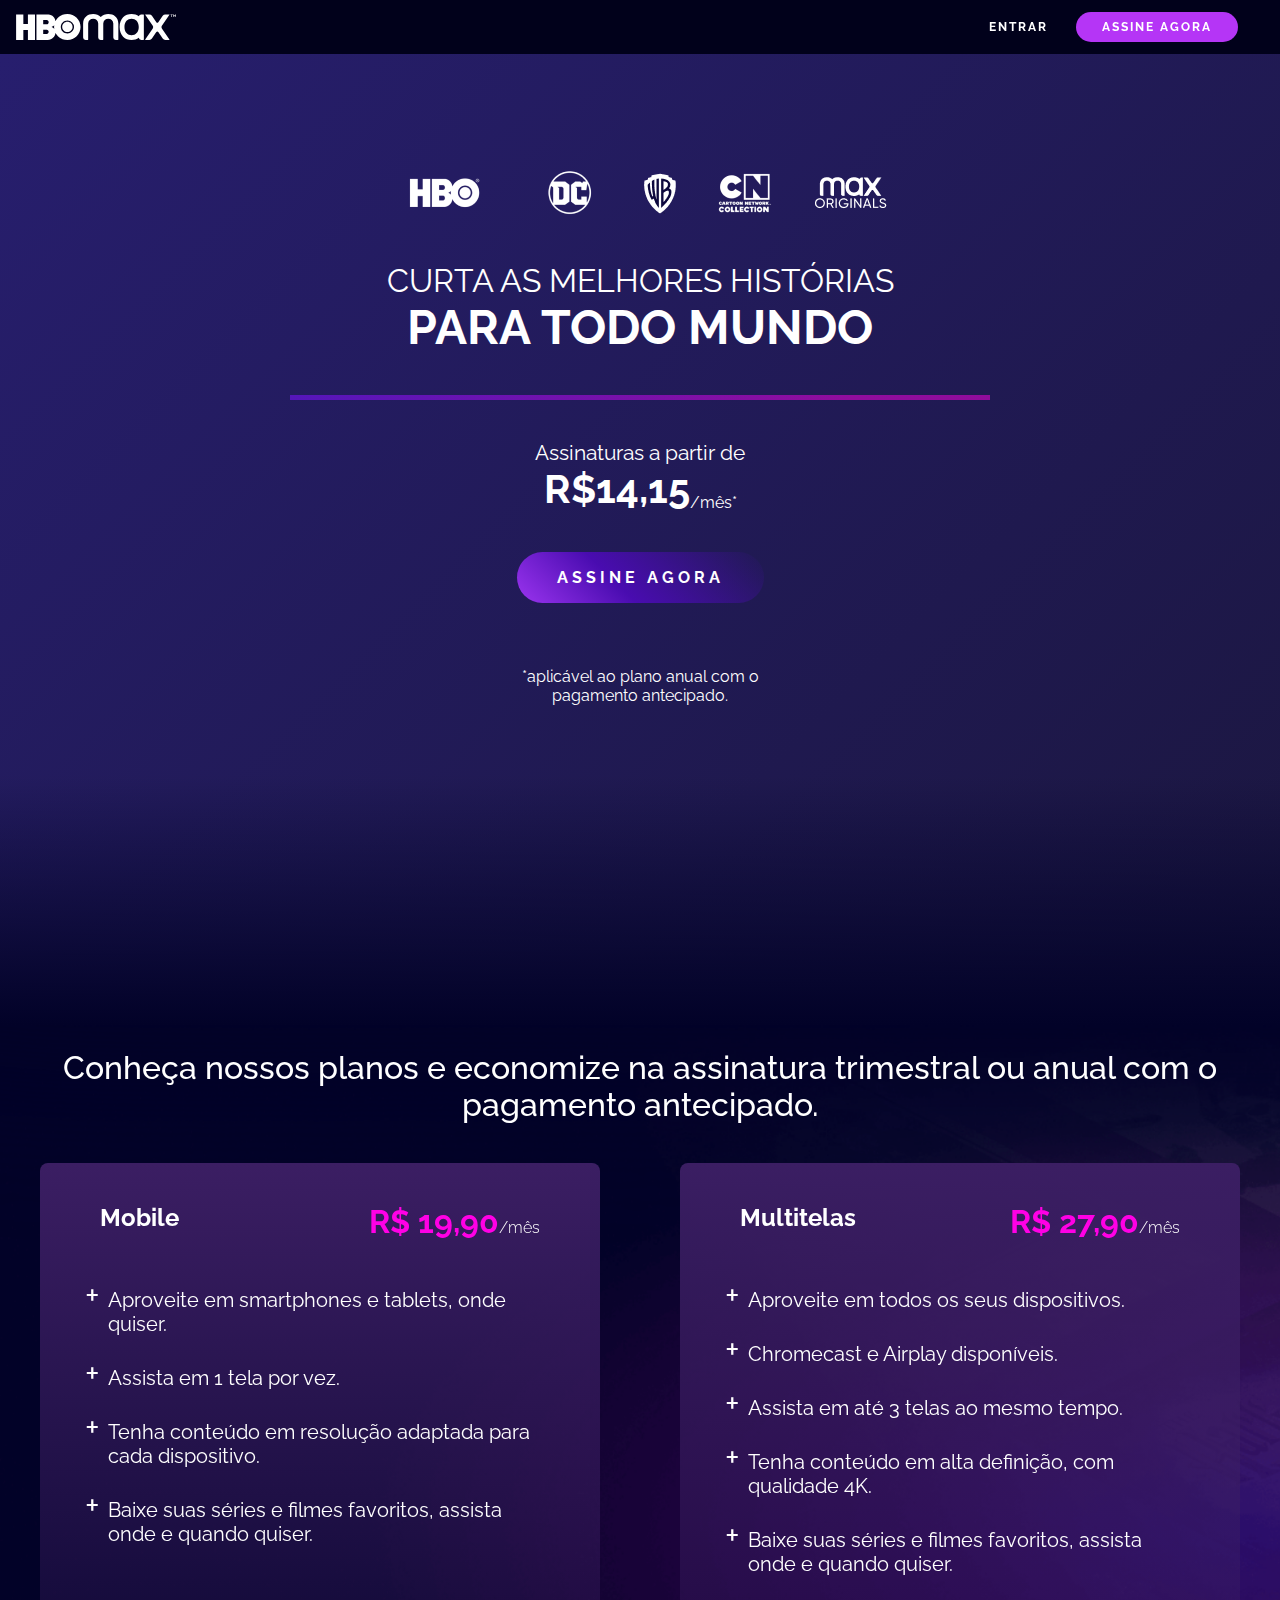
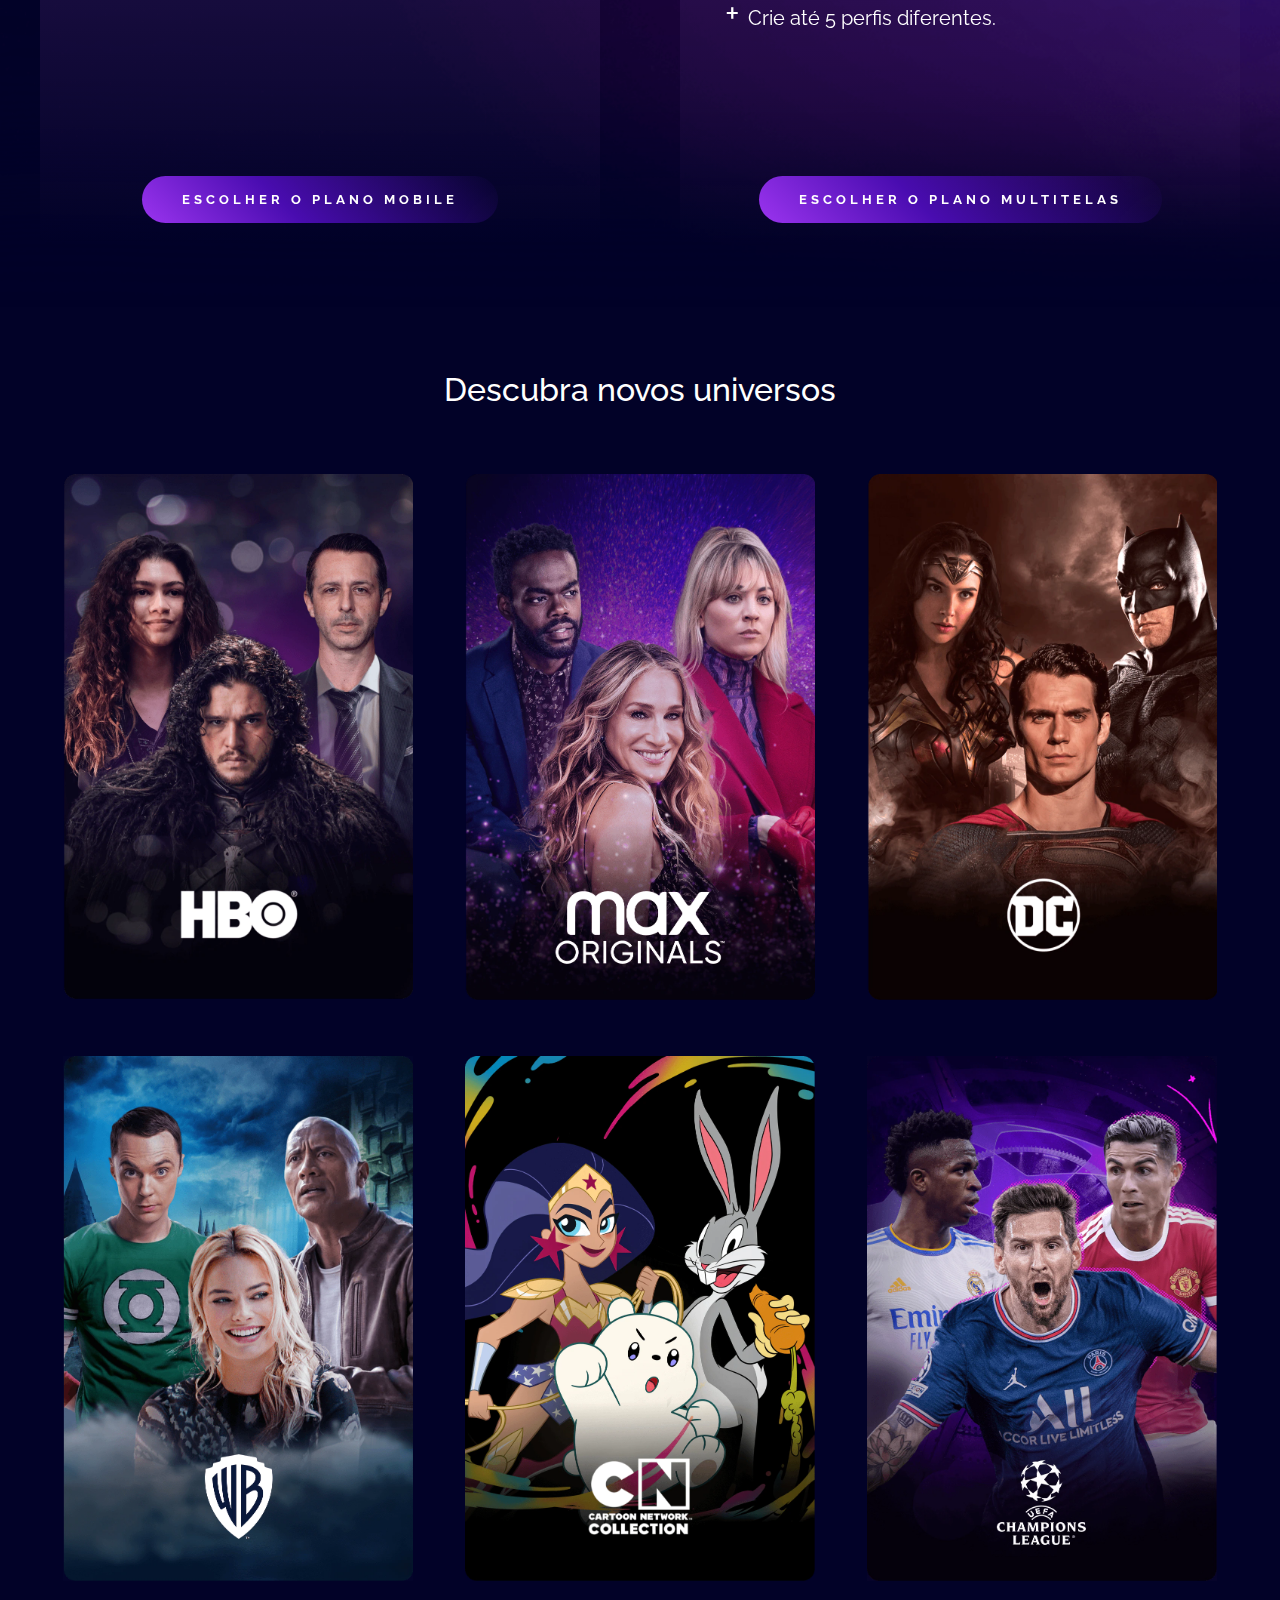
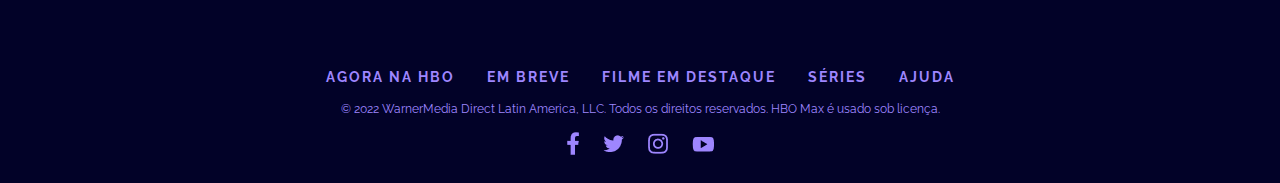
<file: clonando_hbo _max_com_animacoes/index.html>
<!DOCTYPE html>
<html lang="pt">
<head>
  <meta charset="UTF-8">
  <meta name="viewport" content="width=device-width, initial-scale=1.0">
  <link rel="stylesheet" type="text/css" href="assets/css/index.css">
  <link rel="preconnect" href="https://fonts.googleapis.com">
  <link rel="preconnect" href="https://fonts.gstatic.com" crossorigin>
  <link rel="preconnect" href="https://fonts.googleapis.com">
  <link rel="preconnect" href="https://fonts.gstatic.com" crossorigin>
  <link href="https://fonts.googleapis.com/css2?family=Quicksand:wght@700&family=Raleway:wght@100&display=swap" rel="stylesheet">
  <link href="https://fonts.googleapis.com/css2?family=Quicksand:wght@700&display=swap" rel="stylesheet">
  <title>Document</title>
</head>
<body>

<header>
  <nav class="nav-header">
    <div class="nav-header-div">
      <img src="assets/images/hbo-logo.svg" alt="" class="logo">
      <div class="nav-button-div">
        <a href="signIn.html"><button class="button-nav-entrar button-nav">ENTRAR</button></a>
        <a href=""><button class="button-nav-assine button-nav">ASSINE AGORA</button></a>
    </div>
    </div>   
  </nav>
</header>

<main>
  <section class="main-assine">
    <div class="main-assine-img">
      <img src="assets/images/hbo.png" alt="htb logo" class="main-assine-img-logos">
      <img src="assets/images/dc.png" alt="dc logo" class="main-assine-img-logos">
      <img src="assets/images/wb.png" alt="warner bros logo" class="main-assine-img-logos">
      <img src="assets/images/cartoon-network_neutral.png" alt="cartoon network logo" class="main-assine-img-logos">
      <img src="assets/images/max_originals.png" alt="max original logo" class="main-assine-img-logos">
    </div>
    <div class="main-assine-titulos">
      <h2>CURTA AS MELHORES HISTÓRIAS</h2>
      <h1>PARA TODO MUNDO</h1>
    </div>
    <hr>
    <div class="main-assine-preco">
      <h3>Assinaturas a partir de</h3>
      <div class="main-assine-preco-p2">
        <h2>R$14,15 </h2>
        <p>/mês*</p>
      </div>
    </div>
    <div class="correcao-errro"><button class="main-assine-button">ASSINE AGORA</button></div>
    
    <p class="main-assine-text">*aplicável ao plano anual com o pagamento antecipado.</p>
  </section>



  <section class="main-plano">
    <div class="plano-div">
      <h2 class="main-plano-cads-title">Conheça nossos planos e economize na assinatura trimestral ou anual com o pagamento antecipado.</h2>
      <div class="main-plano-cads">

          <div class="main-plano-cads-tile">
            <div class="main-plano-cads-data">
                <div class="plano-cads-preco">
                  <h3>Mobile</h3>
                  <div class="cards-preco">
                      <h4>R$ 19,90 </h4>
                      <p>/mês</p>
                    </div>
                  </div>  
                      <ul>
                        <li>Aproveite em smartphones e tablets, onde quiser.</li>
                        <li>Assista em 1 tela por vez.</li>
                        <li>Tenha conteúdo em resolução adaptada para cada dispositivo.</li>
                        <li>Baixe suas séries e filmes favoritos, assista onde e quando quiser.</li>
                      </ul>
              </div>
              <button class="cads-title-button">ESCOLHER O PLANO MOBILE</button>
          </div>

          <div class="main-plano-cads-tile">
            <div class="main-plano-cads-data">
                <div class="plano-cads-preco">
                  <h3>Multitelas</h3>
                  <div class="cards-preco">
                      <h4>R$ 27,90 </h4>
                      <p>/mês</p>
                    </div>
                  </div>  
                      <ul>
                        <li>Aproveite em todos os seus dispositivos.</li>
                        <li>Chromecast e Airplay disponíveis.</li>
                        <li>Assista em até 3 telas ao mesmo tempo.</li>
                        <li>Tenha conteúdo em alta definição, com qualidade 4K.</li>
                        <li>Baixe suas séries e filmes favoritos, assista onde e quando quiser.</li>
                        <li>Crie até 5 perfis diferentes.</li>
                      </ul>
              </div>
              <button class="cads-title-button">ESCOLHER O PLANO MULTITELAS</button>
          </div>

       </div>  
    </div>
  </section>

  <section class="main-content">
    <div class="main-content-series">
      <h2 class="main-plano-series-title">Descubra novos universos</h2>
      <div class="main-content-series-img">
        <div class="main-content-img-div"><img src="./assets/images/hbo-default_0.webp" alt="" class="main-content-img"></div>
        <div class="main-content-img-div"><img src="./assets/images/MAX-Default.webp" alt="" class="main-content-img"></div>
        <div class="main-content-img-div"><img src="./assets/images/DC_Default.webp" alt="" class="main-content-img"></div>
        <div class="main-content-img-div"><img src="./assets/images/WB-Default.webp" alt="" class="main-content-img"></div>
        <div class="main-content-img-div"><img src="./assets/images/CN-Default.webp" alt="" class="main-content-img"></div>
        <div class="main-content-img-div"><img src="./assets/images/UCL-Default.webp" alt="" class="main-content-img"></div>
      </div>
    </div>
  </section>
</main>

<footer>
  <div class="footer-buttons">
    <a href="https://www.hbomax.com/br/pt/sitemap"><button class="footer-buttons-end">AGORA NA HBO</button></a>
    <a href="https://www.hbomax.com/br/pt/coming-soon"><button class="footer-buttons-end">EM BREVE</button></a>
    <a href="https://www.hbomax.com/br/pt/feature"><button class="footer-buttons-end">FILME EM DESTAQUE</button></a>
    <a href="https://www.hbomax.com/br/pt/series"><button class="footer-buttons-end">SÉRIES</button></a>
    <a href="https://help.hbomax.com/br"><button class="footer-buttons-end">AJUDA</button></a>
  </div>
  <p>© 2022 WarnerMedia Direct Latin America, LLC. Todos os direitos reservados. HBO Max é usado sob licença.</p>
  <div class="footer-icons">
    <a href="https://www.facebook.com/HBOMaxBr/"><img src="./assets/images/fb_0.png" alt=""></a>
    <a href="https://twitter.com/HBOMaxBR"><img src="./assets/images/twitter_0.png" alt=""></a>
    <a href="https://www.instagram.com/hbomaxbr/"><img src="./assets/images/instagram_0.png" alt=""></a>
    <a href="https://www.youtube.com/c/hbomaxbr"><img src="./assets/images/youtube_0.png" alt=""></a>
  </div>
</footer>
  
</body>
</html>
</file>
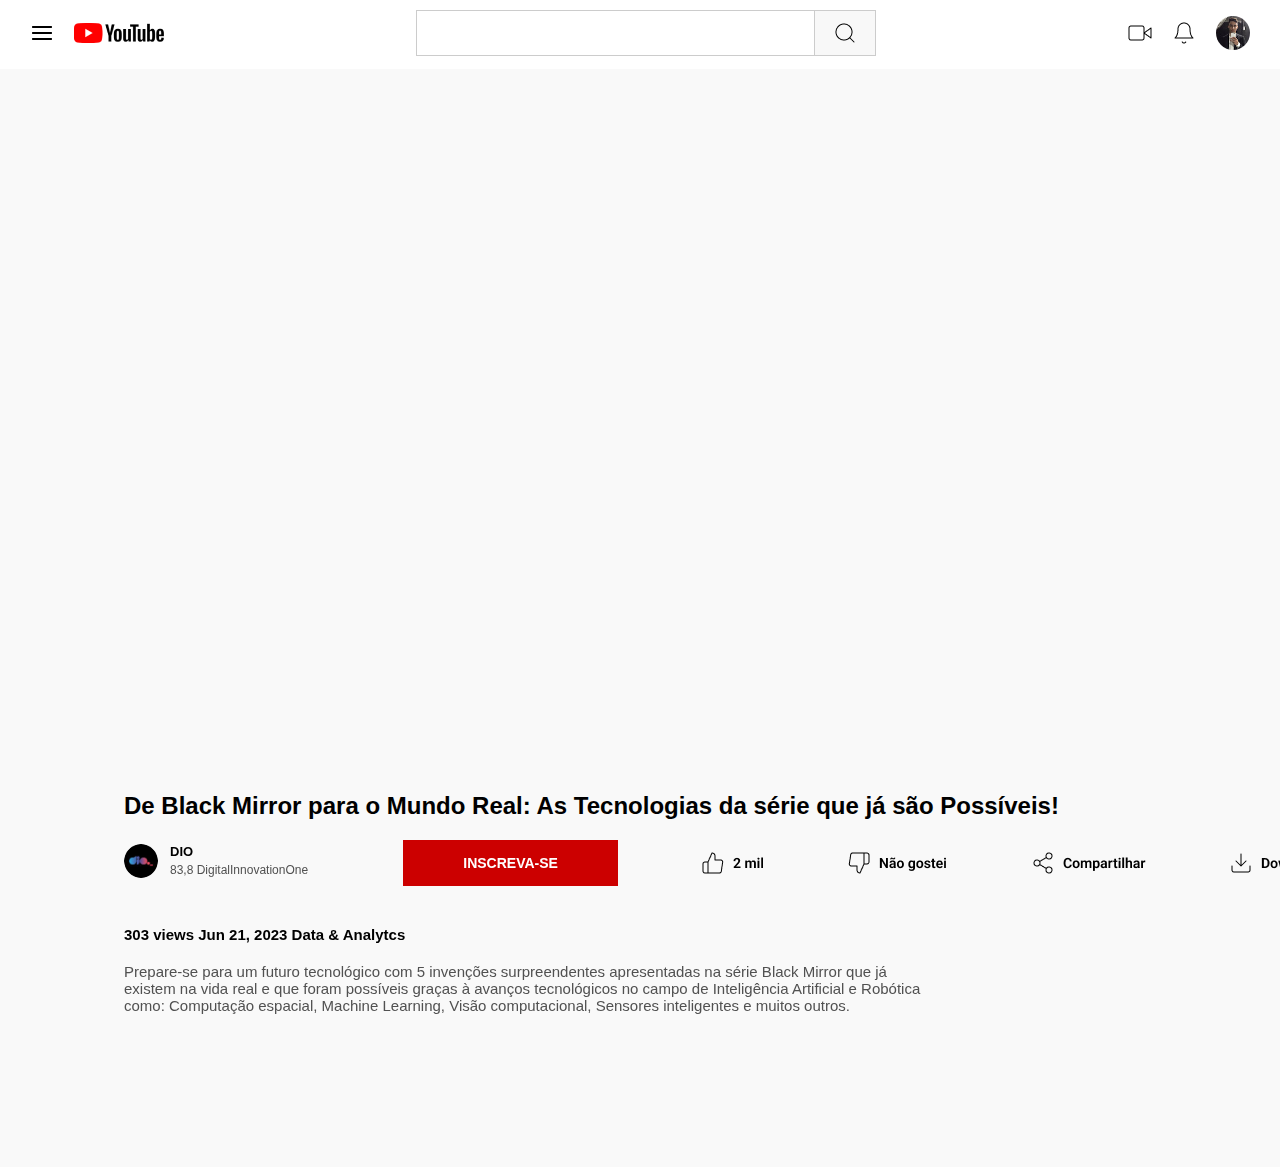
<file: clonando_pagina_youtube/index.html>
<!DOCTYPE html>
<html lang="pt">
<head>
    <meta charset="UTF-8">
    <meta http-equiv="X-UA-Compatible" content="IE=edge">
    <meta name="viewport" content="width=device-width, initial-scale=1.0">
    <link rel="stylesheet" href="style.css">
    <link rel="preconnect" href="https://fonts.googleapis.com">
    <link rel="preconnect" href="https://fonts.gstatic.com" crossorigin>
    <link href="https://fonts.googleapis.com/css2?family=Raleway:ital,wght@0,100;0,200;0,300;0,400;0,500;0,600;0,700;0,800;0,900;1,100;1,200;1,300;1,400;1,500;1,700;1,800;1,900&display=swap" rel="stylesheet">
    <title>Document</title>      
</head>
<body>
    
        <nav>
            <div class="p1">
                <button><img class="menu" src="./assets/menu.png" alt="menu"></button>
                <button><img class="logo" src="./assets/youtube 1.png" alt="logo do site"></button>
            </div>
            <div class="p2">
                <form action=""> 
                        <input type="text">
                        <button type="submit" id="searchbar"><img class="search" src="./assets/search.png" alt="buscar"></button>                   
                </form>
            </div>
            <div class="p3">
                <button><img class="video" src="./assets/video.png" alt="painel do criador"></button>
                <button><img class="bell" src="./assets/bell.png" alt="notificações"></button>
                <button><img class="login" src="./assets/imglogin.jpg" alt="image de usuário"></button>
            </div>
        </nav>  
    
        
    

    <div id="conteudo">
        <section class="conteudo-principal">
            <iframe id="iframe-video" width="1200" height="675" src="https://www.youtube.com/embed/yrZUSMR8m9Y" title="YouTube video player" frameborder="0" allow="accelerometer; autoplay; clipboard-write; encrypted-media; gyroscope; picture-in-picture; web-share" allowfullscreen></iframe>
            <h2>De Black Mirror para o Mundo Real: As Tecnologias da série que já são Possíveis!</h2>
            <div id="interacao">
                <div class="canal_perfil">
                    <button><img class="img_canal" src="./assets/canal.png" alt="image de usuário"></button>
                    <div id="canal_dados">
                        <h5>DIO</h5>
                        <p>83,8 DigitalInnovationOne</p>
                    </div>  
                </div>
                <button id="inscrever">inscreva-se</button>
                <img src="./assets/Like.png" alt="">
                <img src="./assets/Deslike.png" alt="">
                <img src="./assets/Share.png" alt="">
                <img src="./assets/Download.png" alt="">
            </div>
            <h4 class="video_dados">303 views  Jun 21, 2023  Data & Analytcs</h5>
            <div class="descricao">Prepare-se para um futuro tecnológico com 5 invenções surpreendentes apresentadas na série Black Mirror que já existem na vida real e que foram possíveis graças à avanços tecnológicos no campo de Inteligência Artificial e Robótica como: Computação espacial, Machine Learning, Visão computacional, Sensores inteligentes e muitos outros.</div>
        </section>

        <section class="conteudo-lateral">
            <div class="side_recomendação">
                <img src="./assets/thumb1.png" alt="">
                <div class="thumb_dados">
                    <h5 class="dados_titulo">Geração Tech Unimed - BH - Ciência de Dados</h5>
                    <p class="dados_canal">DigitalInnovationOne</p>
                    <p>2,1 mil visualizações Transmitido há 2 dias</p>
                </div>
            </div>
            <div class="side_recomendação">
                <img src="./assets/thumb2.png" alt="">
                <div class="thumb_dados">
                    <h5 class="dados_titulo">Scrum Talks</h5>
                    <p class="dados_canal">DigitalInnovationOne</p>
                    <p>1,6 mil visualizações Transmitido há 3 dias</p>
                </div>
            </div>
            <div class="side_recomendação">
                <img src="./assets/thumb3.png" alt="">
                <div class="thumb_dados">
                    <h5 class="dados_titulo">Machine Learning Avançado - Fast Track</h5>
                    <p class="dados_canal">DigitalInnovationOne</p>
                    <p>1,7 mil visualizações Transmitido há 4 dias</p>
                </div>
            </div>
            <div class="side_recomendação">
                <img src="./assets/thumb4.png" alt="">
                <div class="thumb_dados">
                    <h5 class="dados_titulo">Global Skills #2 - Project Planning</h5>
                    <p class="dados_canal">DigitalInnovationOne</p>
                    <p>971 visualizações Transmitido há 5 dias</p>
                </div>
            </div>
            <div class="side_recomendação">
                <img src="./assets/thumb1.png" alt="">
                <div class="thumb_dados">
                    <h5 class="dados_titulo">Geração Tech Unimed - BH - Ciência de Dados</h5>
                    <p class="dados_canal">DigitalInnovationOne</p>
                    <p>2,1 mil visualizações Transmitido há 2 dias</p>
                </div>
            </div>
            <div class="side_recomendação">
                <img src="./assets/thumb2.png" alt="">
                <div class="thumb_dados">
                    <h5 class="dados_titulo">Scrum Talks</h5>
                    <p class="dados_canal">DigitalInnovationOne</p>
                    <p>1,6 mil visualizações Transmitido há 3 dias</p>
                </div>
            </div>
            <div class="side_recomendação">
                <img src="./assets/thumb3.png" alt="">
                <div class="thumb_dados">
                    <h5 class="dados_titulo">Machine Learning Avançado - Fast Track</h5>
                    <p class="dados_canal">DigitalInnovationOne</p>
                    <p>1,7 mil visualizações Transmitido há 4 dias</p>
                </div>
            </div>
            <div class="side_recomendação">
                <img src="./assets/thumb4.png" alt="">
                <div class="thumb_dados">
                    <h5 class="dados_titulo">Global Skills #2 - Project Planning</h5>
                    <p class="dados_canal">DigitalInnovationOne</p>
                    <p>971 visualizações Transmitido há 5 dias</p>
                </div>
            </div>
            <div class="side_recomendação">
                <img src="./assets/thumb1.png" alt="">
                <div class="thumb_dados">
                    <h5 class="dados_titulo">Geração Tech Unimed - BH - Ciência de Dados</h5>
                    <p class="dados_canal">DigitalInnovationOne</p>
                    <p>2,1 mil visualizações Transmitido há 2 dias</p>
                </div>
            </div>
            <div class="side_recomendação">
                <img src="./assets/thumb2.png" alt="">
                <div class="thumb_dados">
                    <h5 class="dados_titulo">Scrum Talks</h5>
                    <p class="dados_canal">DigitalInnovationOne</p>
                    <p>1,6 mil visualizações Transmitido há 3 dias</p>
                </div>
            </div>
        </section>
    </div>


</body>
</html>
</file>
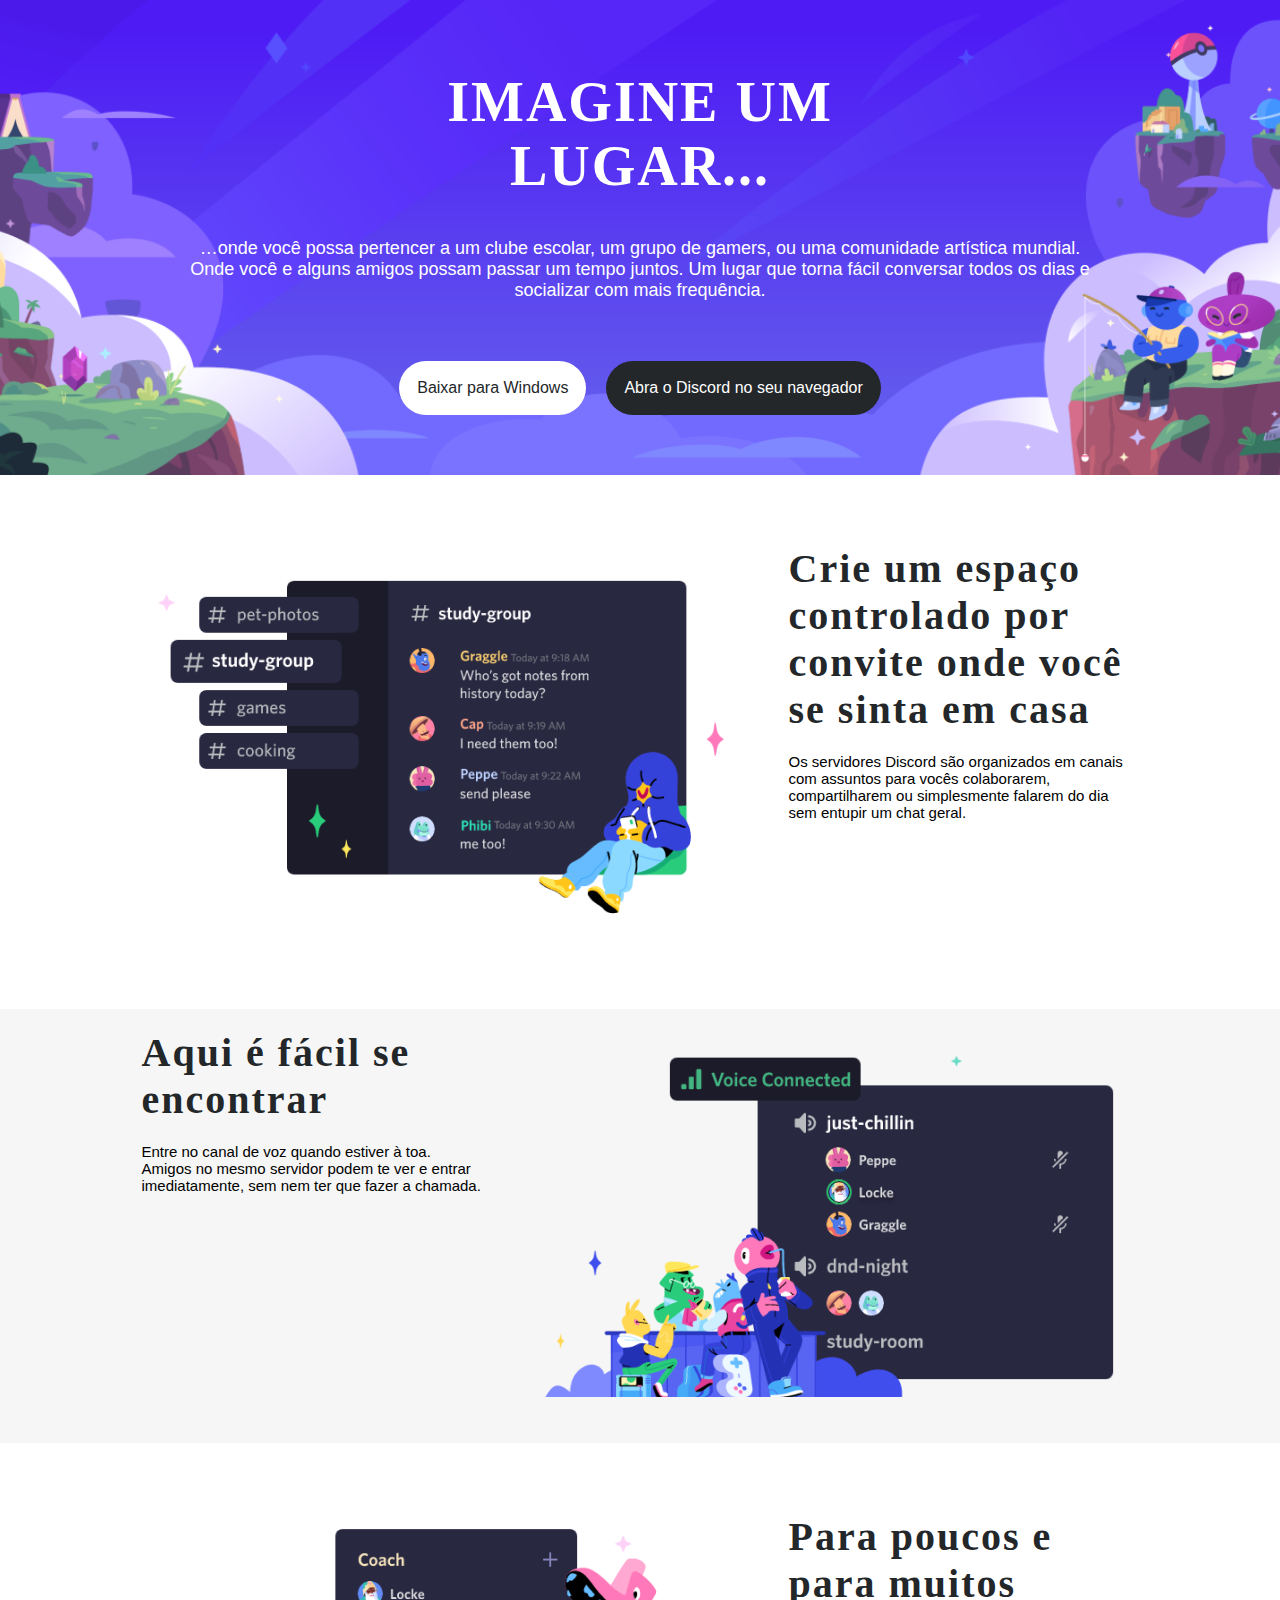
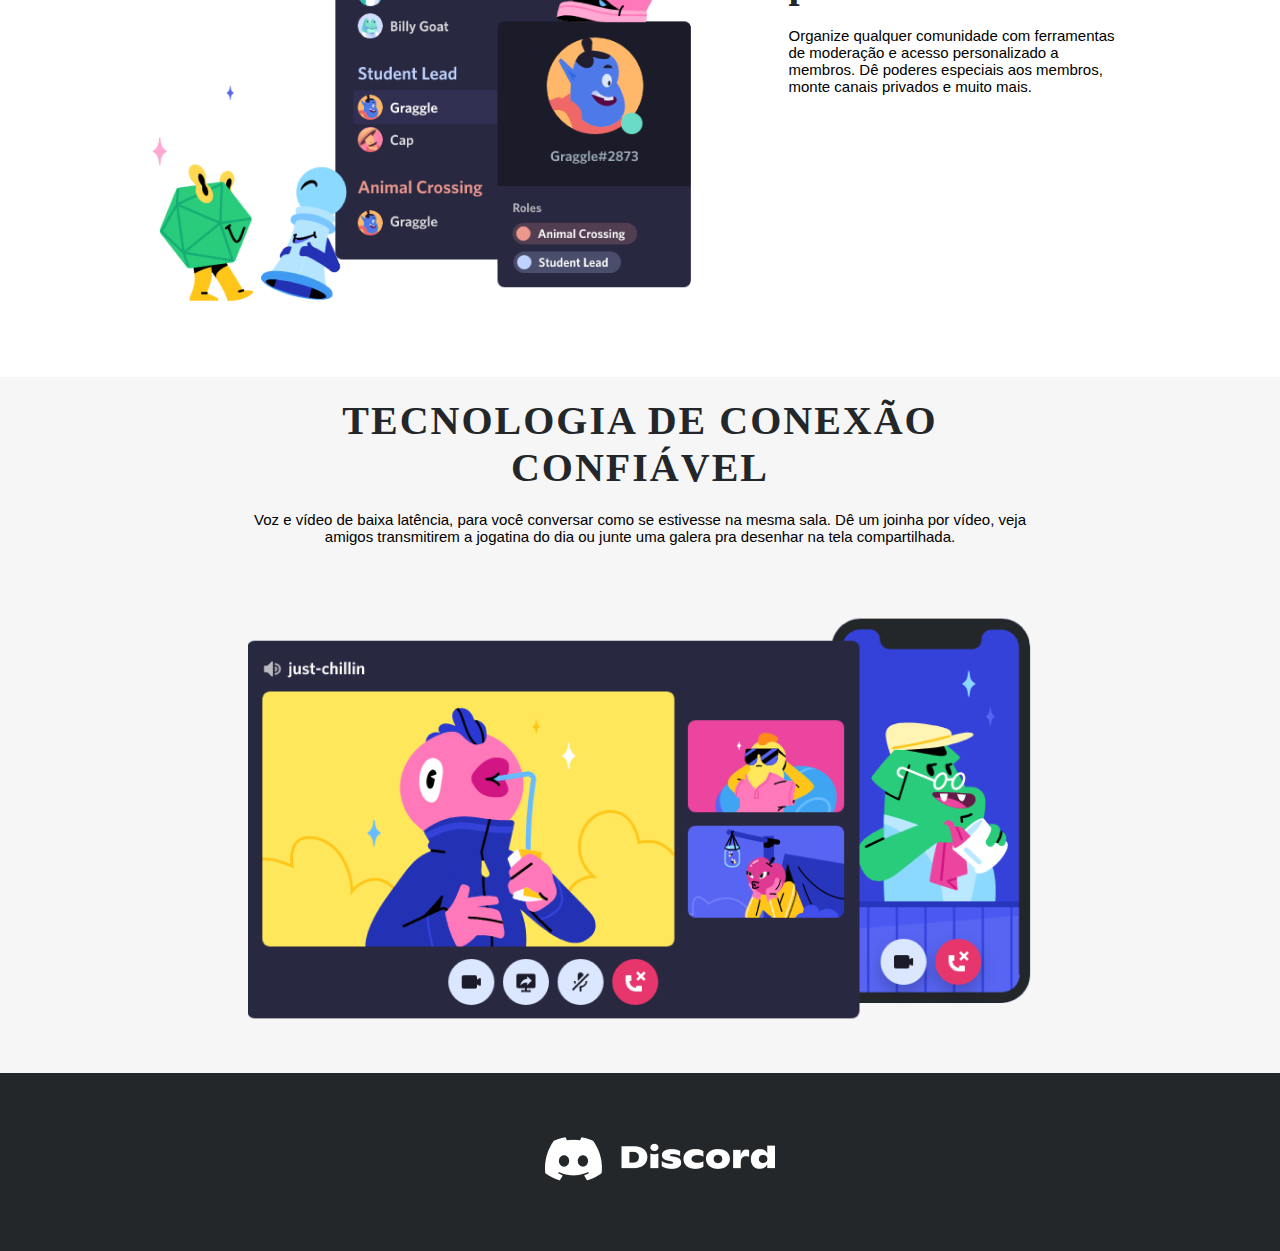
<file: layout_responsivo_discord/index.html>
<!DOCTYPE html>
<html lang="pt">
<head>
    <meta charset="UTF-8">
    <meta name="viewport" content="width=device-width, initial-scale=1.0">
    <link rel="stylesheet" href="style.css">
    <title>Document</title>
</head>
<body>
    <header>
        <h1>IMAGINE UM LUGAR...</h1>
        <p>…onde você possa pertencer a um clube escolar, um grupo de gamers, ou uma comunidade artística mundial. Onde você e alguns amigos possam passar um tempo juntos. Um lugar que torna fácil conversar todos os dias e socializar com mais frequência.</p>
        <div class="header-button">
            <button class="download">Baixar para Windows</button>
            <button class="navegator">Abra o Discord no seu navegador</button>
        </div>
    </header>
    <main>
        <section class="background-white">
            <img src="./assets/images/section-image-1.png" alt="">
            <div class="background-text">
                <h2 class="section-title">Crie um espaço controlado por convite onde você se sinta em casa</h2>
                <p class="section-text">Os servidores Discord são organizados em canais com assuntos para vocês colaborarem, compartilharem ou simplesmente falarem do dia sem entupir um chat geral.</p>
            </div>
        </section>
        <section class="background-gray">
            <img src="./assets/images/section-image-2.png" alt="">
            <div class="background-text">
                <h2 class="section-title">Aqui é fácil se encontrar</h2>
                <p class="section-text">Entre no canal de voz quando estiver à toa. Amigos no mesmo servidor podem te ver e entrar imediatamente, sem nem ter que fazer a chamada.</p>
            </div>
        </section>
        <section class="background-white">
            <img src="./assets/images/section-image-3.png" alt="">
            <div class="background-text">
                <h2 class="section-title">Para poucos e para muitos</h2>
                <p class="section-text">Organize qualquer comunidade com ferramentas de moderação e acesso personalizado a membros. Dê poderes especiais aos membros, monte canais privados e muito mais.</p>
            </div>
        </section>
        <section class="background-gray-d">
            <div class="background-text">
                <h2 class="section-title">TECNOLOGIA DE CONEXÃO CONFIÁVEL</h2>
                <p class="section-text">Voz e vídeo de baixa latência, para você conversar como se estivesse na mesma sala. Dê um joinha por vídeo, veja amigos transmitirem a jogatina do dia ou junte uma galera pra desenhar na tela compartilhada.</p>
            </div>
            <img src="./assets/images/section-image-4.png" alt="">
        </section>

        <footer>
            <img src="./assets/images/discord.png" alt="">
        </footer>
    </main>
</body>
</html>
</file>
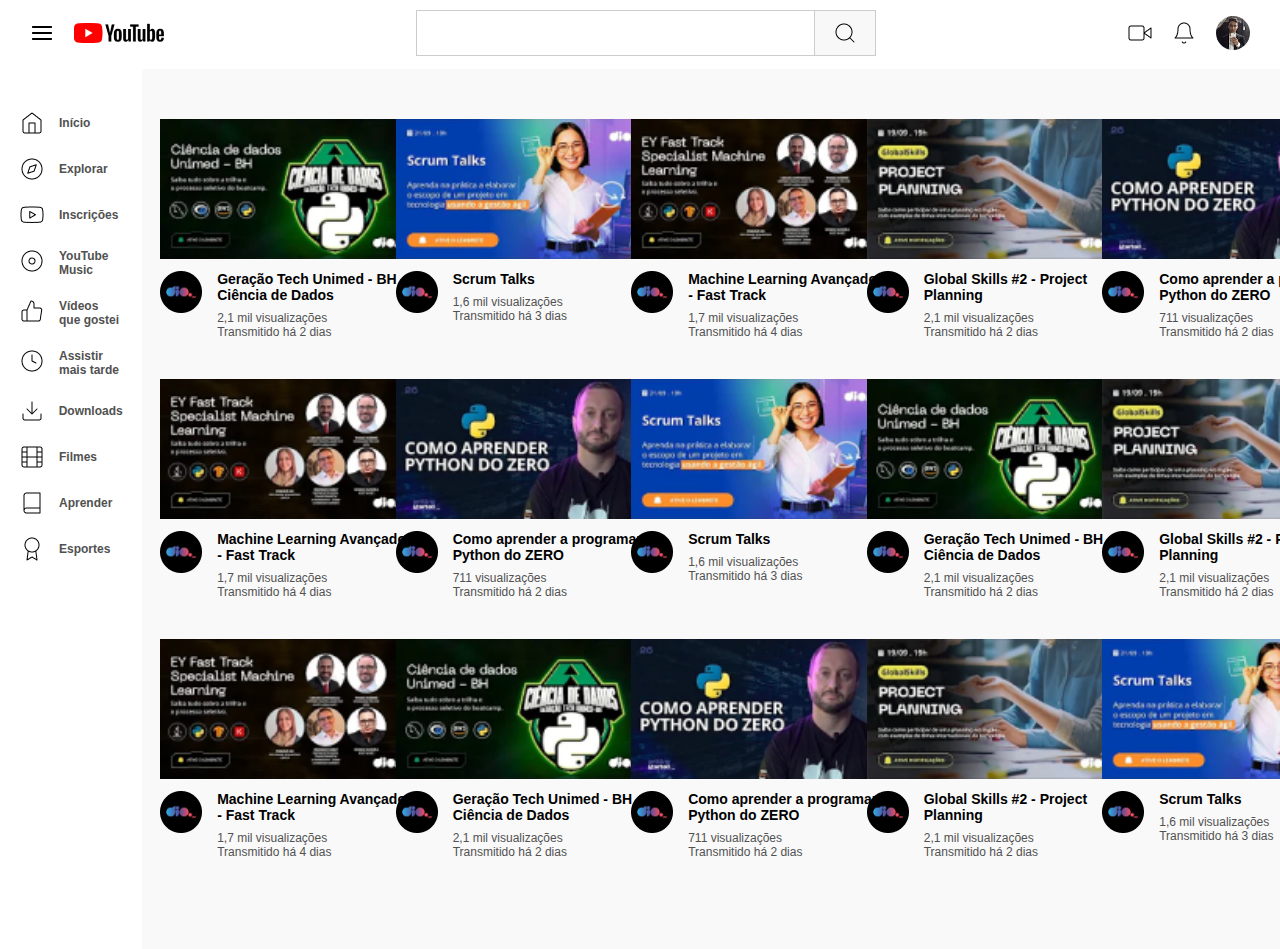
<file: reprodozindo_pagina_inicial_do_youtube/index.html>
<!DOCTYPE html>
<html lang="pt">
<head>
    <meta charset="UTF-8">
    <meta http-equiv="X-UA-Compatible" content="IE=edge">
    <meta name="viewport" content="width=device-width, initial-scale=1.0">
    <link rel="stylesheet" href="style.css">
    <link rel="preconnect" href="https://fonts.googleapis.com">
    <link rel="preconnect" href="https://fonts.gstatic.com" crossorigin>
    <link href="https://fonts.googleapis.com/css2?family=Raleway:ital,wght@0,100;0,200;0,300;0,400;0,500;0,600;0,700;0,800;0,900;1,100;1,200;1,300;1,400;1,500;1,700;1,800;1,900&display=swap" rel="stylesheet">
    <title>Document</title>      
</head>
<body>
    
        <nav>
            <div class="p1">
                <button><img class="menu" src="./assets/icons/menu.png" alt="menu"></button>
                <button><img class="logo" src="./assets/images/youtube 1.png" alt="logo do site"></button>
            </div>
            <div class="p2">
                <form action=""> 
                        <input type="text">
                        <button type="submit" id="searchbar"><img class="search" src="./assets/icons/search.png" alt="buscar"></button>                   
                </form>
            </div>
            <div class="p3">
                <button><img class="video" src="./assets/icons/video.png" alt="painel do criador"></button>
                <button><img class="bell" src="./assets/icons/bell.png" alt="notificações"></button>
                <button><img class="login" src="./assets/images/imglogin.jpg" alt="image de usuário"></button>
            </div>
        </nav>  
    
        <div class="container">
            <div class="side_bar">
                <div class="icon_side_bar">
                    <img class="icon" src="./assets/icons/home.png" alt="">
                    <p class="text_side_bar">Início</p>
                </div>
                <div class="icon_side_bar">
                    <img class="icon" src="./assets/icons/compass.png" alt="">
                    <p class="text_side_bar">Explorar</p>
                </div>
                <div class="icon_side_bar">
                    <img class="icon" src="./assets/icons/youtube.png" alt="">
                    <p class="text_side_bar">Inscrições</p>
                </div>
                <div class="icon_side_bar">
                    <img class="icon" src="./assets/icons/disc.png" alt="">
                    <p class="text_side_bar">YouTube Music</p>
                </div>
                <div class="icon_side_bar">
                    <img class="icon" src="./assets/icons/thumbs-up.png" alt="">
                    <p class="text_side_bar">Vídeos que gostei</p>
                </div>
                <div class="icon_side_bar">
                    <img class="icon" src="./assets/icons/clock.png" alt="">
                    <p class="text_side_bar">Assistir mais tarde</p>
                </div>
                <div class="icon_side_bar">
                    <img class="icon" src="./assets/icons/download.png" alt="">
                    <p class="text_side_bar">Downloads</p>
                </div>
                <div class="icon_side_bar">
                    <img class="icon" src="./assets/icons/film.png" alt="">
                    <p class="text_side_bar">Filmes</p>
                </div>
                <div class="icon_side_bar">
                    <img class="icon" src="./assets/icons/book.png" alt="">
                    <p class="text_side_bar">Aprender</p>
                </div>
                <div class="icon_side_bar">
                    <img class="icon" src="./assets/icons/award.png" alt="">
                    <p class="text_side_bar">Esportes</p>
                </div>
            </div>
            <div class="content">
                <div class="unit_video">
                    <img class="img_video" src="./assets/images/thumb1.png" alt="">
                    <div class="descricao">
                        <img class="canal_logo" src="./assets/images/canal.png" alt="">
                        <div class="descricao_text">
                          <h5 class="title_video">Geração Tech Unimed - BH - Ciência de Dados</h5>
                          <p class="descricao_video">2,1 mil visualizações Transmitido há 2 dias</p>  
                        </div>                        
                    </div>
                </div>
                <div class="unit_video">
                    <img class="img_video" src="./assets/images/thumb2.png" alt="">
                    <div class="descricao">
                        <img class="canal_logo" src="./assets/images/canal.png" alt="">
                        <div class="descricao_text">
                          <h5 class="title_video">Scrum Talks</h5>
                          <p class="descricao_video">1,6 mil visualizações Transmitido há 3 dias</p>  
                        </div>                        
                    </div>
                </div>
                <div class="unit_video">
                    <img class="img_video" src="./assets/images/thumb3.png" alt="">
                    <div class="descricao">
                        <img class="canal_logo" src="./assets/images/canal.png" alt="">
                        <div class="descricao_text">
                          <h5 class="title_video">Machine Learning Avançado - Fast Track</h5>
                          <p class="descricao_video">1,7 mil visualizações Transmitido há 4 dias</p>  
                        </div>                        
                    </div>
                </div>
                <div class="unit_video">
                    <img class="img_video" src="./assets/images/thumb4.png" alt="">
                    <div class="descricao">
                        <img class="canal_logo" src="./assets/images/canal.png" alt="">
                        <div class="descricao_text">
                          <h5 class="title_video">Global Skills #2 - Project Planning</h5>
                          <p class="descricao_video">2,1 mil visualizações Transmitido há 2 dias</p>  
                        </div>                        
                    </div>
                </div>
                <div class="unit_video">
                    <img class="img_video" src="./assets/images/thumb5.png" alt="">
                    <div class="descricao">
                        <img class="canal_logo" src="./assets/images/canal.png" alt="">
                        <div class="descricao_text">
                          <h5 class="title_video">Como aprender a programar Python do ZERO</h5>
                          <p class="descricao_video">711 visualizações Transmitido há 2 dias</p>
                        </div>                        
                    </div>
                </div>
                <div class="unit_video">
                    <img class="img_video" src="./assets/images/thumb3.png" alt="">
                    <div class="descricao">
                        <img class="canal_logo" src="./assets/images/canal.png" alt="">
                        <div class="descricao_text">
                            <h5 class="title_video">Machine Learning Avançado - Fast Track</h5>
                            <p class="descricao_video">1,7 mil visualizações Transmitido há 4 dias</p> 
                        </div>                        
                    </div>
                </div>
                <div class="unit_video">
                    <img class="img_video" src="./assets/images/thumb5.png" alt="">
                    <div class="descricao">
                        <img class="canal_logo" src="./assets/images/canal.png" alt="">
                        <div class="descricao_text">
                            <h5 class="title_video">Como aprender a programar Python do ZERO</h5>
                            <p class="descricao_video">711 visualizações Transmitido há 2 dias</p> 
                        </div>                        
                    </div>
                </div>
                <div class="unit_video">
                    <img class="img_video" src="./assets/images/thumb2.png" alt="">
                    <div class="descricao">
                        <img class="canal_logo" src="./assets/images/canal.png" alt="">
                        <div class="descricao_text">
                            <h5 class="title_video">Scrum Talks</h5>
                            <p class="descricao_video">1,6 mil visualizações Transmitido há 3 dias</p>  
                        </div>                        
                    </div>
                </div>
                <div class="unit_video">
                    <img class="img_video" src="./assets/images/thumb1.png" alt="">
                    <div class="descricao">
                        <img class="canal_logo" src="./assets/images/canal.png" alt="">
                        <div class="descricao_text">
                          <h5 class="title_video">Geração Tech Unimed - BH - Ciência de Dados</h5>
                          <p class="descricao_video">2,1 mil visualizações Transmitido há 2 dias</p>  
                        </div>                        
                    </div>
                </div>
                <div class="unit_video">
                    <img class="img_video" src="./assets/images/thumb4.png" alt="">
                    <div class="descricao">
                        <img class="canal_logo" src="./assets/images/canal.png" alt="">
                        <div class="descricao_text">
                            <h5 class="title_video">Global Skills #2 - Project Planning</h5>
                            <p class="descricao_video">2,1 mil visualizações Transmitido há 2 dias</p>  
                        </div>                        
                    </div>
                </div>
                <div class="unit_video">
                    <img class="img_video" src="./assets/images/thumb3.png" alt="">
                    <div class="descricao">
                        <img class="canal_logo" src="./assets/images/canal.png" alt="">
                        <div class="descricao_text">
                            <h5 class="title_video">Machine Learning Avançado - Fast Track</h5>
                            <p class="descricao_video">1,7 mil visualizações Transmitido há 4 dias</p>  
                        </div>                        
                    </div>
                </div>
                <div class="unit_video">
                    <img class="img_video" src="./assets/images/thumb1.png" alt="">
                    <div class="descricao">
                        <img class="canal_logo" src="./assets/images/canal.png" alt="">
                        <div class="descricao_text">
                          <h5 class="title_video">Geração Tech Unimed - BH - Ciência de Dados</h5>
                          <p class="descricao_video">2,1 mil visualizações Transmitido há 2 dias</p>  
                        </div>                        
                    </div>
                </div>
                <div class="unit_video">
                    <img class="img_video" src="./assets/images/thumb5.png" alt="">
                    <div class="descricao">
                        <img class="canal_logo" src="./assets/images/canal.png" alt="">
                        <div class="descricao_text">
                            <h5 class="title_video">Como aprender a programar Python do ZERO</h5>
                            <p class="descricao_video">711 visualizações Transmitido há 2 dias</p>  
                        </div>                        
                    </div>
                </div>
                <div class="unit_video">
                    <img class="img_video" src="./assets/images/thumb4.png" alt="">
                    <div class="descricao">
                        <img class="canal_logo" src="./assets/images/canal.png" alt="">
                        <div class="descricao_text">
                            <h5 class="title_video">Global Skills #2 - Project Planning</h5>
                            <p class="descricao_video">2,1 mil visualizações Transmitido há 2 dias</p>  
                        </div>                        
                    </div>
                </div>
                <div class="unit_video">
                    <img class="img_video" src="./assets/images/thumb2.png" alt="">
                    <div class="descricao">
                        <img class="canal_logo" src="./assets/images/canal.png" alt="">
                        <div class="descricao_text">
                            <h5 class="title_video">Scrum Talks</h5>
                            <p class="descricao_video">1,6 mil visualizações Transmitido há 3 dias</p> 
                        </div>                        
                    </div>
                </div>
            </div>
        </div>
    

    


</body>
</html>
</file>
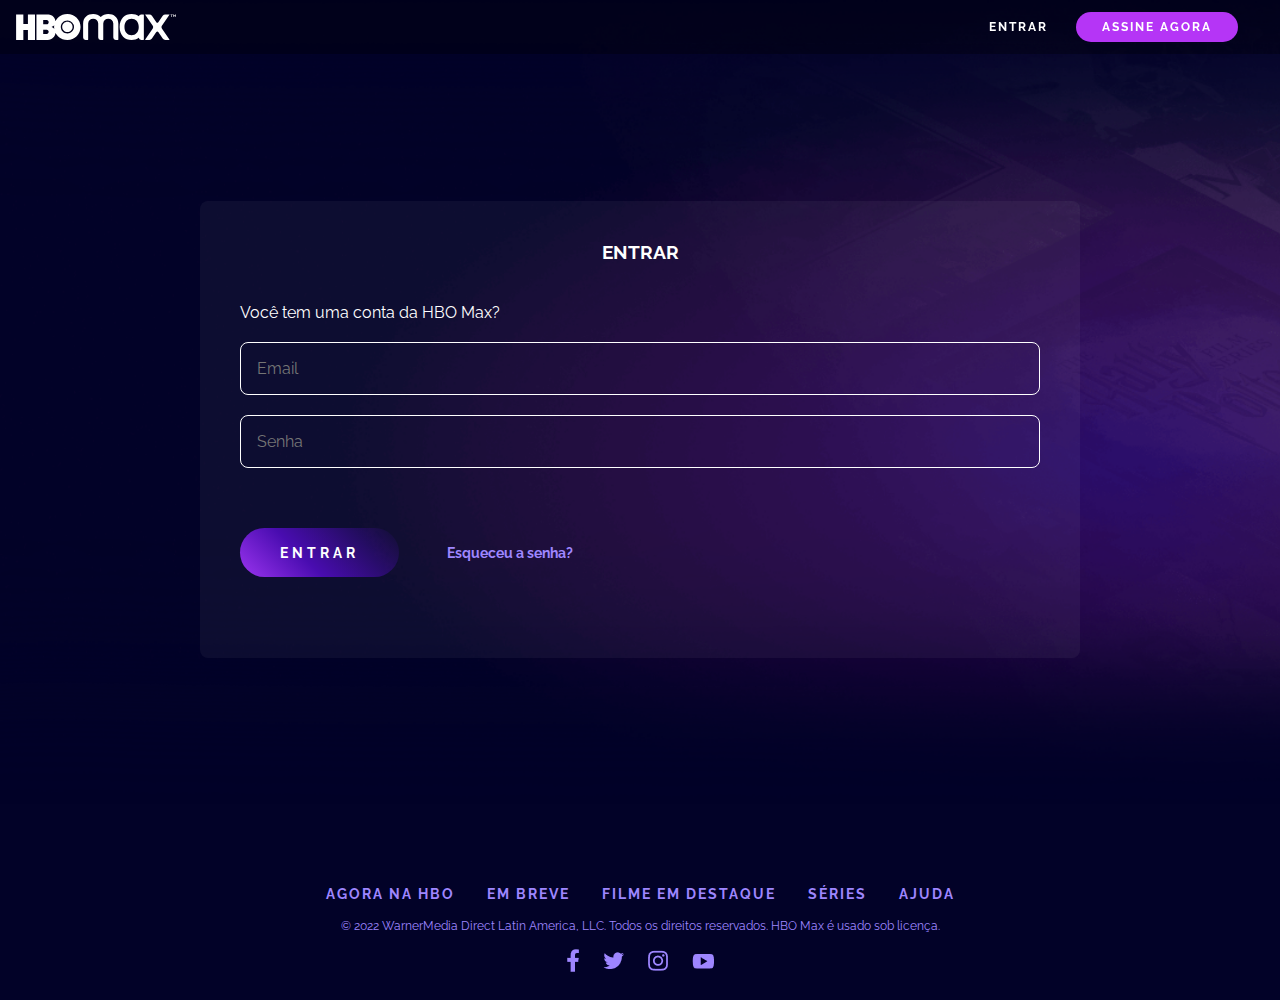
<file: clonando_hbo _max_com_animacoes/signIn.html>
<!DOCTYPE html>
<html lang="pt">
<head>
  <meta charset="UTF-8">
  <meta name="viewport" content="width=device-width, initial-scale=1.0">
  <link rel="stylesheet" type="text/css" href="assets/css/signIn.css">
  <link rel="preconnect" href="https://fonts.googleapis.com">
  <link rel="preconnect" href="https://fonts.gstatic.com" crossorigin>
  <link rel="preconnect" href="https://fonts.googleapis.com">
  <link rel="preconnect" href="https://fonts.gstatic.com" crossorigin>
  <link href="https://fonts.googleapis.com/css2?family=Quicksand:wght@700&family=Raleway:wght@100&display=swap" rel="stylesheet">
  <link href="https://fonts.googleapis.com/css2?family=Quicksand:wght@700&display=swap" rel="stylesheet">
  <title>Document</title>
</head>
<body>

<header>
  <nav class="nav-header">
    <div class="nav-header-div">
      <img src="assets/images/hbo-logo.svg" alt="" class="logo">
      <div class="nav-button-div">
        <button class="button-nav-entrar button-nav">ENTRAR</button>
        <button class="button-nav-assine button-nav">ASSINE AGORA</button>
    </div>
    </div>   
  </nav>
</header>

<main>
    <div class="login">
      <h3>ENTRAR</h3>
      <form action="">
        <div class="login-dados">
          <p>Você tem uma conta da HBO Max?</p>
          <input type="text" placeholder="Email">
          <input type="password" placeholder="Senha">
          <div class="login-buttons">
            <div class="erro-correcao"><button class="login-entrar">ENTRAR</button></div>
            <button class="login-esquecisenha">Esqueceu a senha?</button>
          </div>
        </div>
      </form>
    </div>
</main>


<footer>
  <div class="footer-buttons">
    <a href="https://www.hbomax.com/br/pt/sitemap"><button class="footer-buttons-end">AGORA NA HBO</button></a>
    <a href="https://www.hbomax.com/br/pt/coming-soon"><button class="footer-buttons-end">EM BREVE</button></a>
    <a href="https://www.hbomax.com/br/pt/feature"><button class="footer-buttons-end">FILME EM DESTAQUE</button></a>
    <a href="https://www.hbomax.com/br/pt/series"><button class="footer-buttons-end">SÉRIES</button></a>
    <a href="https://help.hbomax.com/br"><button class="footer-buttons-end">AJUDA</button></a>
  </div>
  <p>© 2022 WarnerMedia Direct Latin America, LLC. Todos os direitos reservados. HBO Max é usado sob licença.</p>
  <div class="footer-icons">
    <a href="https://www.facebook.com/HBOMaxBr/"><img src="./assets/images/fb_0.png" alt=""></a>
    <a href="https://twitter.com/HBOMaxBR"><img src="./assets/images/twitter_0.png" alt=""></a>
    <a href="https://www.instagram.com/hbomaxbr/"><img src="./assets/images/instagram_0.png" alt=""></a>
    <a href="https://www.youtube.com/c/hbomaxbr"><img src="./assets/images/youtube_0.png" alt=""></a>
  </div>
</footer>
  
</body>
</html>
</file>
<file: clonando_hbo _max_com_animacoes/assets/css/index.css>
@import url("https://fonts.googleapis.com/css2?family=Raleway:wght@300;400;500;600;700&display=swap");
@import url("https://fonts.googleapis.com/css2?family=Quicksand:wght@300;400;700&display=swap");

:root {
  --primary-color: #020228;
  --secondary-color: #ff00e5;
  --tertiary-color: #b535f6;
  --btn-bg-color-gradient: linear-gradient(45deg, #9b34ef 0%, #490cb0 40%, transparent 100%);
  --btn-link-bg-color: #fff;
  --btn-link-color: #000;
  --card-bg-color: linear-gradient(0deg, transparent, #3b1e63);
  --divider-bg-color: linear-gradient(90deg,#5516ba,rgba(255, 0, 229, 0.5) 80%);
  --nav-bg-color: rgba(0, 0, 0, 0.3);
  --text-color: #fff;
  --link-color: #9e86ff;
  --form-bg-color: rgba(211, 211, 211, 0.06);
  --form-field-bg-color: rgba(0, 0, 0, 0.2);
  --form-field-border: 1px solid rgba(255, 255, 255, 0.7);
  --form-field-placeholder: rgba(255, 255, 255, 0.7);
  --form-field-error: rgb(255, 76, 76);
  scroll-behavior: smooth;
}

@keyframes gradient {
  0% {background-position: 0% 50%; background: #56125b;}
  50% {background-position: 100% 50%; background: #0f0f10;}
  100% {background-position: 0% 50%; background: #271e6e;}
}

* {
  font-family: "Raleway", sans-serif;
  padding: 0px;
  margin: 0px;
}

::-webkit-scrollbar {
  width: 8px;
}

::-webkit-scrollbar-thumb {
  background: var(--tertiary-color);
  border-radius: 10px;
}

::-webkit-scrollbar-thumb:hover {
  background: var(--secondary-color);
}

body {
  background-color: var(--primary-color);
  margin: 0px;
  padding: 0px;
}

/*header*/

.space-nav{
  background-color: var(--primary-color);
  width: 100%;
  color: var(--primary-color);
  height: 54px;
}

.nav-header {
  position: fixed;
  width: 100%;
  
}

.nav-header-div {
  display: flex;
  flex-direction: row;
  background-color: var(--nav-bg-color);
  padding: 12px 16px;
  align-items: center;
  justify-content: space-between;
}

.logo {
  width: 10rem;
}

.button-nav {
  border: none;
  color: white;
  background-color: transparent;
  letter-spacing: 2px;
  font-weight: 700;
  font-size: 0.75rem;
  margin-right: 24px;
}

.button-nav-assine {
  background-color: var(--tertiary-color);
  padding: 8px 26px;
  border-radius: 20px;
  transition: 1s;
}

.button-nav-assine:hover {
  background-color: white;
  color: black;
}

.button-nav-entrar {
  padding: 0px;
}

.nav-button-div {
  width: 275px;
}

/*main*/

main {
  padding-top: 54px;
}

.main-assine {
  position: relative;
  text-align: center;
  padding: 100px 0 300px;
  background: linear-gradient(-45deg, #56125b, #0f0f10, #271e6e);
  background-size: 400% 400%;
  animation: gradient 10s ease infinite alternate;
}

.main-assine::after {
  content: "";
  width: 100%;
  height: 250px;
  
  position: absolute;
  margin-left: 0px;
  left: 0;
  bottom: 0;
  background: linear-gradient(0deg, var(--primary-color), transparent);
}

.main-assine-img {
  display: flex;
  justify-content: center;
  align-items: center;
  gap: 24px;
  padding: 10px 0px 40px 0px;
}

.main-assine-titulos{
  color: white;
}

.main-assine-titulos > h2 {
  font-weight: normal;
  font-size: 2rem;
}

.main-assine-titulos > h1 {
  font-weight: bold;
  font-size: 3rem;
  margin-bottom: 40px;
}

.main-assine > hr {
  margin: auto;
  height: 5px;
  border: none;
  background-image: var(--divider-bg-color);
  width: 70%;
  max-width: 700px;
  align-items: center;
}

.main-assine-preco{
  color: white;
  margin-top: 40px;
}

.main-assine-preco > h3{
  font-size: 1.3rem;
  font-weight: 400;
}

.main-assine-preco-p2{
  display: flex;
  flex-direction: row;
  align-items: flex-end;
  justify-content: center;
}

.main-assine-preco-p2 > h2{
  font-size: 2.5rem;
}

@keyframes wiggle {
  0%, 10% {transform: rotate(0);}
  15% {transform: rotate(-15deg);}
  20% {transform: rotate(10deg);}
  25% {transform: rotate(-10deg);}
  30% {transform: rotate(10deg);}
  35% {transform: rotate(-10deg);}
  40%, 100% {transform: rotate(0);}
}

.main-assine-button{
  margin: 40px 0px 20px 0px;
  padding: 16px 40px;
  background: var(--btn-bg-color-gradient);
  border: var(--btn-bg-color-gradient);
  border-radius: 40px;
  color: white;
  letter-spacing: 4px;
  font-weight: 700;
  font-size: 1rem;
  animation: wiggle 2.2s linear infinite;
  transition: 1s;
}

.correcao-errro {
  height: 135px;
}

.main-assine-button:hover {
  background: transparent;
  border: solid 2px;
  border-color: var(--secondary-color);
}

.main-assine-text {
  color: rgb(255, 255, 255);
  width: 19rem;
  padding: 20px;
  text-align: center;
  margin: auto;
  font-size: 1rem;
}

.main-plano{
  background-image: url("../images/background-movies-series.png");
  background-repeat: no-repeat;
  background-size: cover;
  position: relative;
}

.plano-div{
  max-width: 1200px;
  color: white;
  max-width: 1200px;
  margin: auto;
  padding: 24px;
  text-align: center;
}

.main-plano-cads{
  display: flex;
  justify-content: space-around;
  gap: 80px;
  margin: 40px 0;
  perspective: 2000px;
  perspective-origin: top;
}

.main-plano-cads:has(.main-plano-cads-tile:nth-child(1):hover) .main-plano-cads-tile:nth-child(2) {
  transform: rotateY(-45deg);
}

.main-plano-cads:has(.main-plano-cads-tile:nth-child(2):hover) .main-plano-cads-tile:nth-child(1) {
  transform: rotateY(45deg);
}

.main-plano-cads-title{
  font-size: 2rem;
  font-weight: 500;
}

.main-plano-cads-tile {
  background: var(--card-bg-color);
  padding: 40px 60px;
  border-radius: 8px;
  display: flex;
  min-height: 600px;
  flex-direction: column;
  justify-content: space-between;
  transition: transform 1s ease-in-out;
  align-items: center;
} 

.plano-cads-preco {
  display: flex;
  flex-direction: row;
  justify-content: space-between;
  align-items: normal;
}

.cards-preco {
  display: flex;
  flex-direction: row;
  align-items: baseline;
}

.cards-preco > h4 {
  color: var(--secondary-color);
  font-size: 2rem;
}

.cards-preco > p {
  font-weight: 300;
}

.plano-cads-preco > h3 {
  font-size: 1.5rem;
}

ul {
  margin-top: 1.6rem;
}

li {
  font-size: 1.25rem;
  text-align: left;
  padding: 8px;
}

::marker {
  content: "+";
  font-size: 35px;
}

.cads-title-button{
  margin: 40px 0px 20px 0px;
  padding: 16px 40px;
  background: var(--btn-bg-color-gradient);
  border: none;
  border-radius: 40px;
  color: white;
  letter-spacing: 4px;
  font-weight: 700;
  font-size: 0.8rem;
  position: absolute;
  bottom: 0px;
  transition: 1s;
}

.cads-title-button:hover {
  background: transparent;
  border: solid 2px;
  border-color: var(--secondary-color);
}

footer {
  margin-top: 5rem;
  text-align: center;
}

footer > p {
  color: var(--link-color);
  margin: 16px 0px;
  font-size: 0.75rem;
}

.footer-icons {
  display: flex;
  justify-content: center;
  gap: 1.5rem;
  align-items: center;
  margin-bottom: 1.5rem;
}

.footer-buttons-end {
  font-family: "Raleway", sans-serif;
  font-weight: bold;
  color: var(--link-color);
  text-transform: uppercase;
  text-decoration: none;
  margin: 0 14px;
  letter-spacing: 2px;
  transition: color 0.5s;
  font-size: 0.875rem;
  background-color: transparent;
  border: none;
}

.main-content {
  color: white;
  text-align: center;
  margin-top: 4rem;
}

.main-content-series {
  display: grid;
}

.main-content-series-img {
  display: grid;
  justify-content: center;
  grid-template-columns: 1fr 1fr 1fr;
  grid-template-rows:  1fr 1fr;
  justify-items: center;
  row-gap: 3rem;
  column-gap: 3rem;
  margin: auto;
}

.main-plano-series-title {
  font-size: 2rem;
  font-weight: 500;
  margin-bottom: 4rem;
}

.main-content-img {
  width: 350px;
}

.main-content-img-div {
  background-repeat: no-repeat;
  background-size: cover;
  background-position: center;
  border: 2px solid transparent;
  transition: transform 1s;
}

.main-content-img-div:hover {
  transform: scale(1.05);
  
}

.main-content-img-div:hover .main-content-img {
  opacity: 0;
}

.main-content-img {
  width: 100%;
  object-fit: cover;
  object-position: center;
  transition: opacity 2s;
  width: 350px;
}

.main-content-img-div:nth-child(1):hover {
  background-image: url("../images/hbo-hover_0.webp");
}
.main-content-img-div:nth-child(2):hover {
  background-image: url("../images/MAX-Hover.webp");
}
.main-content-img-div:nth-child(3):hover {
  background-image: url("../images/DC-Hover.webp");
}
.main-content-img-div:nth-child(4):hover {
  background-image: url("../images/WB-Hover.webp");
}
.main-content-img-div:nth-child(5):hover {
  background-image: url("../images/CN-Hover.png");
}
.main-content-img-div:nth-child(6):hover {
  background-image: url("../images/UCL-Hover.webp");
}

@media screen and (max-width: 1230px) {
  .main-content-series-img {
    display: grid;
    justify-content: center;
    grid-template-columns: 1fr 1fr;
    grid-template-rows:  1fr 1fr 1fr;
    justify-items: center;
    row-gap: 3rem;
    column-gap: 3rem;
    margin: auto;
  }

  .main-plano-cads {
    flex-direction: column;
    gap: 20px;
    align-items: center;
  }

  .main-plano-cads-tile {
    width: 400px;
  }
}

@media screen and (max-width: 830px) {
  .main-content-series-img {
    display: grid;
    justify-content: center;
    grid-template-columns: 1fr ;
    grid-template-rows:  1fr 1fr 1fr 1fr 1fr 1fr;
    justify-items: center;
    row-gap: 3rem;
    column-gap: 3rem;
    margin: auto;
  }
}
</file>
<file: clonando_pagina_youtube/style.css>
button {
    background-color: transparent;
    border: 0px;
    margin: 0px;
    padding: 0px;
}

html, body{
    margin: 0px;
    padding: 0px;
}

nav{    
    display: flex;
    justify-content: space-between;
    width: 100%;
    margin-top: 10px;
    margin-bottom: 10px;
}


nav div{
    display: inline-block;
    display: flex;
    justify-content: space-between;
}

.login{
    border-radius: 50%;
    width: 34px;
    height: 34px;
    padding: 0px 10px 0px 10px;
}

.bell, .video, .search, .menu{
    width: 24px;
    height: 24px;
    padding: 0px 10px 0px 10px;
}

.logo{
    width: 90px;
    height: 20px;
    padding: 0px 10px 0px 10px;
}

input[type=text] {
    padding: 14px 110px;
    margin: 0px 0px 3.5px 0px;
    border: 1px solid #CCCCCC;
  }

form{
    margin: 0px;
    display: flex;
    gap: 0px;
  }

.p2{  
    margin: 0px;
    padding: 0px;
}

.search{
    background-color: #F8F8F8;
    padding: 10px 18px;
    border: 1px solid #CCCCCC;
    border-left: 0px;
}

.p3{
    margin-right: 20px;
}

.p1{
    margin-left: 20px;
}

#conteudo{
    background-color: #F9F9F9;
    height: auto;
    display: flex;
}

.conteudo-principal{
    padding: 24px;
    margin-left: 100px;
}

.conteudo-lateral{
    padding: 24px;
}

#iframe-video{
    
}

h2{
    font-family: Roboto, sans-serif;
    font-weight: 600;
    size: 20px;
}

#interacao{
    display: flex;
    justify-content: space-between;
    align-items: center;
    margin-bottom: 40px;
}

.teste{
    margin-bottom: 10px;
}

.side_recomendação{
    display: flex;
    width: 360px;
    margin-bottom: 15px;
}

.thumb_dados{
    display: block;
    margin-left: 16px;
}

.dados_titulo{

}

h5{
    font-family: Roboto, sans-serif;
    margin: 0px;
    font-size: 13px;
    font-weight: 700;    
}

p{
    font-size: 12px;
    font-weight: 400;
    font-family: Roboto, sans-serif;
    margin-top: 8px;
    margin-bottom: 0px;
    color: #515151;
    width: 150px;
}

.img_canal{
    border-radius: 50%;
    width: 34px;
    height: 34px;
    padding: 0px;
}

#canal_dados{
    display: block;
    margin-left: 12px;
}

#canal_dados > p{
    margin-top: 4px;
}

.canal_perfil{
    display: flex;
}

#inscrever{
    background-color: #CC0000;
    color: white;
    padding: 15px 60px;
    font-size: 14px;
    font-weight: 600;
    text-transform: uppercase;
}

.descricao{
    width: 800px;
    font-size: 12px;
    font-weight: 400;
    font-family: Roboto, sans-serif;
    margin-top: 8px;
    margin-bottom: 0px;
    color: #515151;
}

.conteudo-principal > .descricao{
    font-size: 15px;
    font-weight: 400;
    margin-top: 14px;
}

h4{
    font-family: Roboto, sans-serif;
    font-size: 15px;
    font-weight: bold;
    margin-top: 14px;
}
</file>
<file: layout_responsivo_discord/style.css>
body{
    margin: 0px;
    padding: 0px;
}

header {
    background-image: url("assets/images/header-background.png");
    background-repeat: no-repeat;
    background-size: cover;
    background-position: center;
    padding: 20px;
    padding-top: 50px;
}

header h1{
    font-size: 32px;
    width: 250px;
    margin-bottom: 30px;
    color: white;
}

header p{
    color: white;
    font-size: 15.5px;
    font-weight: 400;
}

h1, h2{
    font-family: "Luckiest Guy";
    color: #23272A;
    margin: 0px;
    letter-spacing: 2px;
}

p{
    font-family: 'Open Sans', sans-serif;
    margin: 0px;
}

.header-button{
    display: flex;
    flex-direction: column;
    gap: 20px;
    margin-top: 20px;
    margin-bottom: 20px;
}

.download, .navegator{
    font-size: 16px;
    font-weight: 400;
    padding: 18px;
    border-radius: 28px;
    border: none;

}

.download{
    background-color: white;
    color: #23272A;
}

.navegator{
    background-color: #23272A;
    color: white;
}

.background-white{
    background-color: white;
    display: flex;
    flex-direction: column;
    margin-top: 50px;
}

.background-gray{
    background-color: #F6F6F6;
    display: flex;
    flex-direction: column;
    margin-top: 50px;
}

.background-text{
    display: block;
    padding: 20px;
}

div h2{
    font-size: 22px;
    margin-bottom: 20px;
}

div p{
    font-size: 15px;
    margin-bottom: 50px;
}

.background-gray-d{
    background-color: #F6F6F6;
    display: flex;
    flex-direction: column;
    margin-top: 50px;
}

.background-gray-d img{
    padding: 0px 20px 0px 20px;
}

.background-gray-d p{
    margin-bottom: 0px;
}

img{
    padding: 20px;
}

footer{
    background-image: url("assets/images/discord.png");
    background-repeat: no-repeat;
    background-size: cover;
    background-position: center;
    text-align: center;
    max-width: 100%;
}

footer img{
    width: auto;
    max-width: 100%;
}

@media screen and (min-width: 1040px){
    header {
        background-image: url("assets/images/header-background.png");
        background-repeat: no-repeat;
        background-size: cover;
        background-position: center;
        padding: 0px;
        display: flex;
        flex-direction: column;
        align-items: center;
        justify-content: center;
    }
    
    header h1{
        font-size: 56px;
        width: 400px;
        margin: 70px 0px 0px 0px;
        color: white;
        text-align: center;
        
    }
    
    header p{
        color: white;
        font-size: 18px;
        font-weight: 400;
        text-align: center;
        padding: 40px;
        max-width: 900px;
    }
    
    h1, h2{
        font-family: "Luckiest Guy";
        color: #23272A;
        margin: 0px;
        letter-spacing: 2px;
    }
    
    p{
        font-family: 'Open Sans', sans-serif;
        margin: 0px;
    }
    
    .header-button{
        display: flex;
        flex-direction: row;
        gap: 20px;
        margin-top: 20px;
        margin-bottom: 60px;
    }
    
    .download, .navegator{
        font-size: 16px;
        font-weight: 400;
        padding: 18px;
        border-radius: 28px;
        border: none;
    
    }
    
    .download{
        background-color: white;
        color: #23272A;
    }
    
    .navegator{
        background-color: #23272A;
        color: white;
    }
    
    .background-white{
        background-color: white;
        display: flex;
        flex-direction: row;
        margin-top: 50px;
        justify-content: center;
    }
    
    .background-gray{
        background-color: #F6F6F6;
        display: flex;
        flex-direction: row-reverse;
        margin-top: 50px;
        justify-content: center;
    }
    
    .background-text{
        display: block;
        padding: 20px;
    }
    
    div h2{
        font-size: 40px;
        margin-bottom: 20px;
        width: 350px;
    }
    
    div p{
        font-size: 15px;
        margin-bottom: 50px;
        width: 340px;
    }
    
    .background-gray-d{
        background-color: #F6F6F6;
        display: flex;
        flex-direction: column;
        margin-top: 50px;
        justify-content: center;
        align-items: center;
    }

    .background-gray-d img{
        padding: 0px 20px 0px 20px;
        width: 784px;
    }
    
    .background-gray-d h2{
        width: 600px;
        text-align: center;
    }
    
    .background-gray-d p{
        margin-bottom: 0px;
        width: 802px;
        text-align: center;
    }
    
    .background-gray-d div{
        display: flex;
        flex-direction: column;
        justify-content: center;
        align-items: center;
    }
    
    img{
        padding: 20px;
    }
}
</file>
<file: reprodozindo_pagina_inicial_do_youtube/style.css>
button {
    background-color: transparent;
    border: 0px;
    margin: 0px;
    padding: 0px;
}

html, body{
    margin: 0px;
    padding: 0px;
}

nav{    
    display: flex;
    justify-content: space-between;
    width: 100%;
    margin-top: 10px;
    margin-bottom: 10px;
}


nav div{
    display: inline-block;
    display: flex;
    justify-content: space-between;
}

.login{
    border-radius: 50%;
    width: 34px;
    height: 34px;
    padding: 0px 10px 0px 10px;
}

.bell, .video, .search, .menu{
    width: 24px;
    height: 24px;
    padding: 0px 10px 0px 10px;
}

.logo{
    width: 90px;
    height: 20px;
    padding: 0px 10px 0px 10px;
}

input[type=text] {
    padding: 14px 110px;
    margin: 0px 0px 3.5px 0px;
    border: 1px solid #CCCCCC;
  }

form{
    margin: 0px;
    display: flex;
    gap: 0px;
  }

.p2{  
    margin: 0px;
    padding: 0px;
}

.search{
    background-color: #F8F8F8;
    padding: 10px 18px;
    border: 1px solid #CCCCCC;
    border-left: 0px;
}

.p3{
    margin-right: 20px;
}

.p1{
    margin-left: 20px;
}

#conteudo{
    background-color: #F9F9F9;
    height: auto;
    display: flex;
}

.conteudo-principal{
    padding: 24px;
    margin-left: 100px;
}

.conteudo-lateral{
    padding: 24px;
}

#iframe-video{
    
}

h2{
    font-family: Roboto, sans-serif;
    font-weight: 600;
    size: 20px;
}

#interacao{
    display: flex;
    justify-content: space-between;
    align-items: center;
    margin-bottom: 40px;
}

.teste{
    margin-bottom: 10px;
}

.side_recomendação{
    display: flex;
    width: 360px;
    margin-bottom: 15px;
}

.thumb_dados{
    display: block;
    margin-left: 16px;
}

.dados_titulo{

}

h5{
    font-family: Roboto, sans-serif;
    margin: 0px;
    font-size: 14px;
    font-weight: 600;  
    color: black; 
    width: 193px;
}

p{
    font-size: 12px;
    font-weight: 400;
    font-family: Roboto, sans-serif;
    margin-top: 8px;
    margin-bottom: 0px;
    color: #515151;
    width: 150px;
}

.img_canal{
    border-radius: 50%;
    width: 34px;
    height: 34px;
    padding: 0px;
}

#canal_dados{
    display: block;
    margin-left: 12px;
}

#canal_dados > p{
    margin-top: 4px;
}

.canal_perfil{
    display: flex;
}

#inscrever{
    background-color: #CC0000;
    color: white;
    padding: 15px 60px;
    font-size: 14px;
    font-weight: 600;
    text-transform: uppercase;
}

.descricao{
    width: 800px;
    font-size: 12px;
    font-weight: 400;
    font-family: Roboto, sans-serif;
    margin-top: 8px;
    margin-bottom: 0px;
    color: #515151;
}

.conteudo-principal > .descricao{
    font-size: 15px;
    font-weight: 400;
    margin-top: 14px;
}

h4{
    font-family: Roboto, sans-serif;
    font-size: 15px;
    font-weight: bold;
    margin-top: 14px;
}

.container{
    display: flex;
}

.side_bar{
    width: 8%;
    display: block;
    padding: 20px;
}

.content{
    width: 92%;
    background-color: #F9F9F9;
    display: grid;
    grid-template-columns: 20% 20% 20% 20% 20%;
    padding: 50px;
    justify-items: center;
}

.icon_side_bar{
    display: flex;
    justify-content: center;
    gap: 15px;
    margin-top: 22px;
}

.icon_side_bar > p{
    size: 14px;
    font-weight: 700;
    font-family: Roboto, sans-serif;
}

.icon{
    width: 24px;
    height: 24px;
}

.text_side_bar{
    margin: 0px;
    display: flex;
    align-items: center;
}

.unit_video{
    display: block;
    width: 300px;
    margin-bottom: 40px;
}

.descricao{
    display: flex;
    gap: 15px;
}

.descricao_text{
    display: block;
}

.canal_logo{
    width: 42px;
    height: 42px;
}

.img_video{
    width: 250px;
    height: 140px;
}
</file>
<file: clonando_hbo _max_com_animacoes/assets/css/signIn.css>
@import url("https://fonts.googleapis.com/css2?family=Raleway:wght@300;400;500;600;700&display=swap");
@import url("https://fonts.googleapis.com/css2?family=Quicksand:wght@300;400;700&display=swap");

:root {
  --primary-color: #020228;
  --secondary-color: #ff00e5;
  --tertiary-color: #b535f6;
  --btn-bg-color-gradient: linear-gradient(45deg, #9b34ef 0%, #490cb0 40%, transparent 100%);
  --btn-link-bg-color: #fff;
  --btn-link-color: #000;
  --card-bg-color: linear-gradient(0deg, transparent, #3b1e63);
  --divider-bg-color: linear-gradient(90deg,#5516ba,rgba(255, 0, 229, 0.5) 80%);
  --nav-bg-color: rgba(0, 0, 0, 0.3);
  --text-color: #fff;
  --link-color: #9e86ff;
  --form-bg-color: rgba(211, 211, 211, 0.06);
  --form-field-bg-color: rgba(0, 0, 0, 0.2);
  --form-field-border: 1px solid rgba(255, 255, 255, 0.7);
  --form-field-placeholder: rgba(255, 255, 255, 0.7);
  --form-field-error: rgb(255, 76, 76);
  scroll-behavior: smooth;
}

@keyframes gradient {
  0% {background-position: 0% 50%; background: #56125b;}
  50% {background-position: 100% 50%; background: #0f0f10;}
  100% {background-position: 0% 50%; background: #271e6e;}
}

* {
  font-family: "Raleway", sans-serif;
  padding: 0px;
  margin: 0px;
}

::-webkit-scrollbar {
  width: 8px;
}

::-webkit-scrollbar-thumb {
  background: var(--tertiary-color);
  border-radius: 10px;
}

::-webkit-scrollbar-thumb:hover {
  background: var(--secondary-color);
}

body {
  background-color: var(--primary-color);
  margin: 0px;
  padding: 0px;
}

/*header*/

.space-nav{
  background-color: var(--primary-color);
  width: 100%;
  color: var(--primary-color);
  height: 54px;
}

.nav-header {
  position: fixed;
  width: 100%;
  
}

.nav-header-div {
  display: flex;
  flex-direction: row;
  background-color: var(--nav-bg-color);
  padding: 12px 16px;
  align-items: center;
  justify-content: space-between;
}

.logo {
  width: 10rem;
}

.button-nav {
  border: none;
  color: white;
  background-color: transparent;
  letter-spacing: 2px;
  font-weight: 700;
  font-size: 0.75rem;
  margin-right: 24px;
}

.button-nav-assine {
  background-color: var(--tertiary-color);
  padding: 8px 26px;
  border-radius: 20px;
  transition: 1s;
}

.button-nav-assine:hover {
  background-color: white;
  color: black;
}

.button-nav-entrar {
  padding: 0px;
}

.nav-button-div {
  width: 275px;
}

main {
  padding-top: 54px;
  }

main {
  background-image: url("../images/background-movies-series.png");
  background-repeat: no-repeat;
  background-size: cover;
  color: white;
  display: flex;
  justify-content: center;
  align-items: center;
  height: 750px;
}

.login {
    padding: 40px;
    background-color: var(--form-bg-color);
    text-align: center;
    width: 800px;
    border-radius: 8px;
}

form {
    text-align: left;
    padding-top: 40px;
    width: 100%;
}

.login-dados {
    display: flex;
    flex-direction: column;
    gap: 20px;
}

input {
    background-color: transparent;
    border: var(--text-color) solid 1px;
    border-radius: 8px;
    padding: 1rem;
    color: var(--text-color);
    font-size: 1rem;
}

.login-buttons {
    display: flex;
    flex-direction: row;
    gap: 3rem;
    align-items: baseline;
    height: 130px;
}

.login-entrar {
    margin: 40px 0px 20px 0px;
    padding: 16px 40px;
    background: var(--btn-bg-color-gradient);
    border: var(--btn-bg-color-gradient);
    border-radius: 40px;
    color: white;
    letter-spacing: 4px;
    font-weight: 700;
    font-size: 0.9rem;
}

.erro-correcao {
    height: 110px;
}

.login-entrar:hover {
    background: transparent;
    border: solid 2px;
    border-color: var(--secondary-color);
}

.login-esquecisenha {
    background: transparent;
    border: none;
    font-weight: 700;
    font-size: 0.9rem;
    color: var(--link-color);
}

footer {
    margin-top: 5rem;
    text-align: center;
    background-color: transparent;
  }
  
  footer > p {
    color: var(--link-color);
    margin: 16px 0px;
    font-size: 0.75rem;
  }
  
  .footer-icons {
    display: flex;
    justify-content: center;
    gap: 1.5rem;
    align-items: center;
    margin-bottom: 1.5rem;
  }
  
  .footer-buttons-end {
    font-family: "Raleway", sans-serif;
    font-weight: bold;
    color: var(--link-color);
    text-transform: uppercase;
    text-decoration: none;
    margin: 0 14px;
    letter-spacing: 2px;
    transition: color 0.5s;
    font-size: 0.875rem;
    background-color: transparent;
    border: none;
  }
</file>
